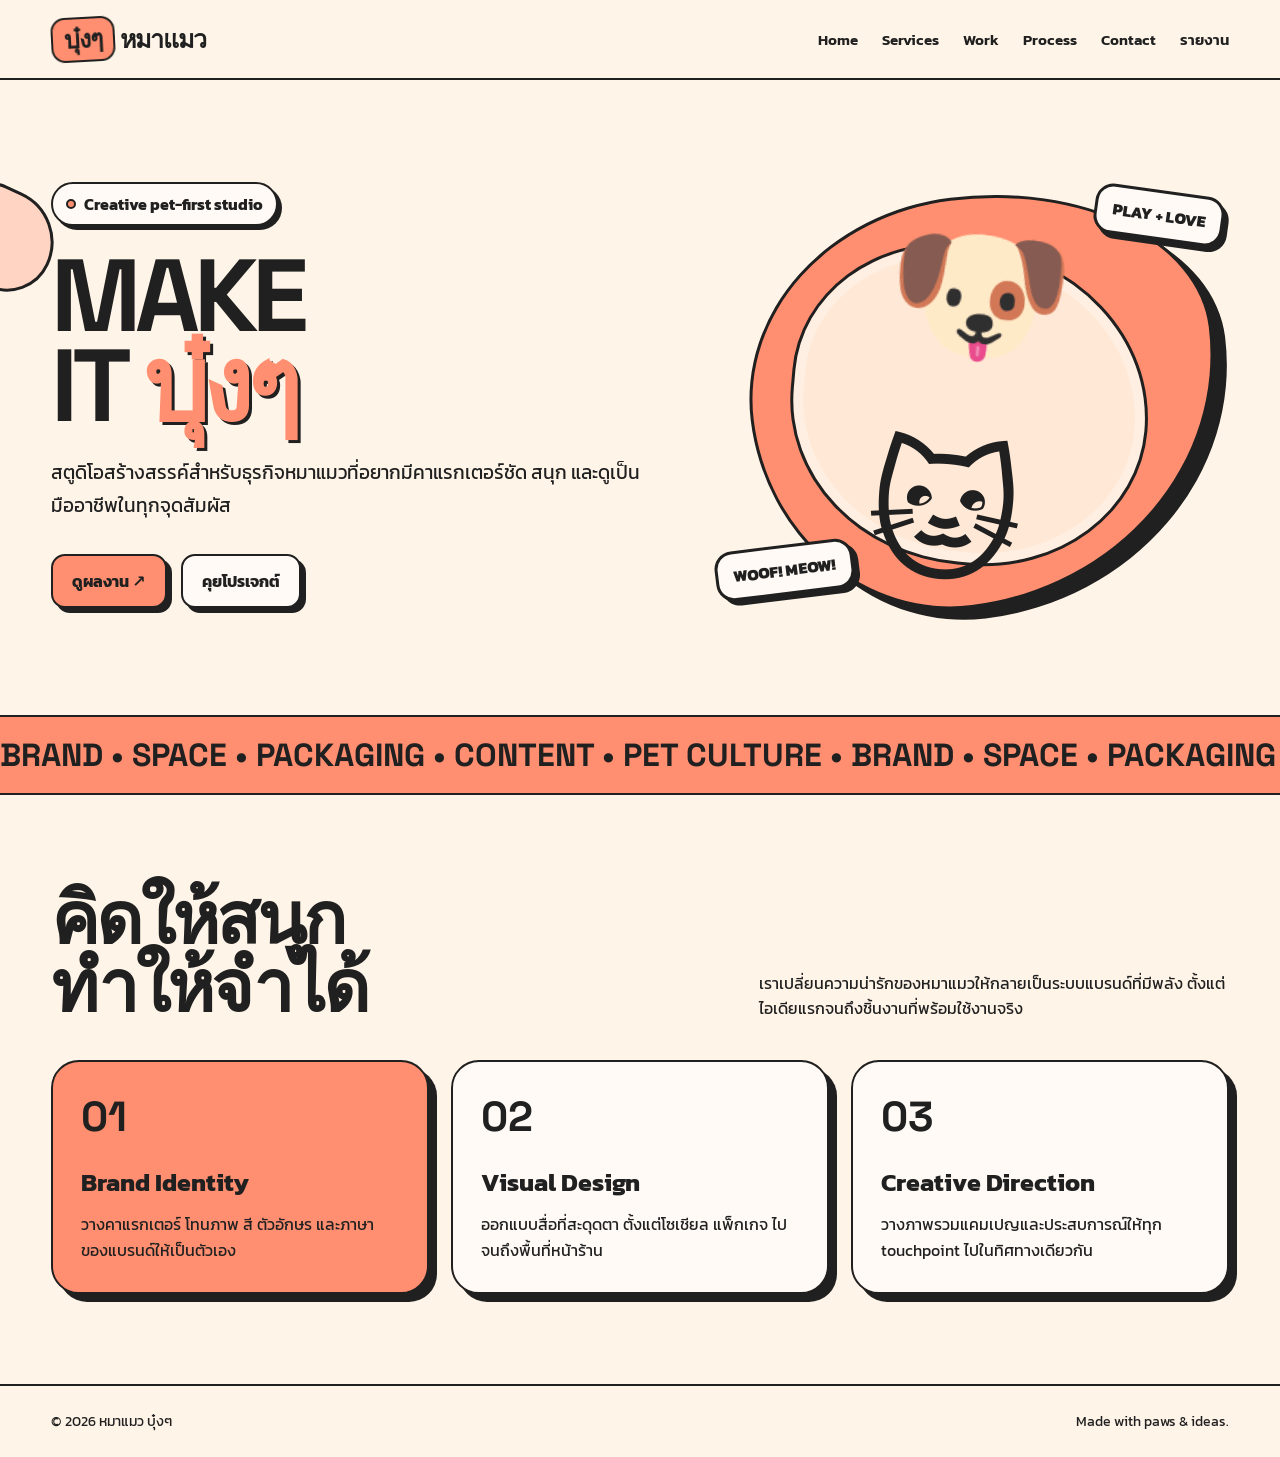
<file: bung-bung-site/index.html>
<!doctype html>
<html lang="th"><head><meta charset="utf-8"><meta name="viewport" content="width=device-width,initial-scale=1"><title>หมาแมว บุ๋งๆ — Creative Pet Studio</title><link rel="stylesheet" href="style.css"></head><body>
<header class="nav"><div class="wrap navin"><a class="brand" href="index.html"><span>บุ๋งๆ</span> หมาแมว</a><nav class="links"><a href="index.html">Home</a><a href="services.html">Services</a><a href="work.html">Work</a><a href="process.html">Process</a><a href="contact.html">Contact</a><a href="อาจาร.html">รายงาน</a></nav><button class="menu" onclick="document.querySelector('.links').style.display=document.querySelector('.links').style.display==='flex'?'none':'flex'">☰</button></div></header>
<main><section class="hero"><div class="shape a"></div><div class="wrap hero-grid"><div><div class="eyebrow"><span class="dot"></span> Creative pet-first studio</div><h1>MAKE<br>IT <em>บุ๋งๆ</em></h1><p>สตูดิโอสร้างสรรค์สำหรับธุรกิจหมาแมวที่อยากมีคาแรกเตอร์ชัด สนุก และดูเป็นมืออาชีพในทุกจุดสัมผัส</p><div class="btns"><a class="btn" href="work.html">ดูผลงาน ↗</a><a class="btn alt" href="contact.html">คุยโปรเจกต์</a></div></div><div class="visual"><div class="blob"></div><div class="pet">🐶<br>🐱</div><div class="sticker s1">PLAY + LOVE</div><div class="sticker s2">WOOF! MEOW!</div></div></div></section>
<div class="marquee"><div class="track">BRAND • SPACE • PACKAGING • CONTENT • PET CULTURE • BRAND • SPACE • PACKAGING • CONTENT • PET CULTURE • </div></div>
<section class="section"><div class="wrap"><div class="section-head"><h2>คิดให้สนุก<br>ทำให้จำได้</h2><p>เราเปลี่ยนความน่ารักของหมาแมวให้กลายเป็นระบบแบรนด์ที่มีพลัง ตั้งแต่ไอเดียแรกจนถึงชิ้นงานที่พร้อมใช้งานจริง</p></div><div class="cards"><article class="card peach"><div class="num">01</div><h3>Brand Identity</h3><p>วางคาแรกเตอร์ โทนภาพ สี ตัวอักษร และภาษาของแบรนด์ให้เป็นตัวเอง</p></article><article class="card"><div class="num">02</div><h3>Visual Design</h3><p>ออกแบบสื่อที่สะดุดตา ตั้งแต่โซเชียล แพ็กเกจ ไปจนถึงพื้นที่หน้าร้าน</p></article><article class="card"><div class="num">03</div><h3>Creative Direction</h3><p>วางภาพรวมแคมเปญและประสบการณ์ให้ทุก touchpoint ไปในทิศทางเดียวกัน</p></article></div></div></section></main>
<footer class="footer"><div class="wrap footerin"><span>© 2026 หมาแมว บุ๋งๆ</span><span>Made with paws &amp; ideas.</span></div></footer>
</body></html>
</file>
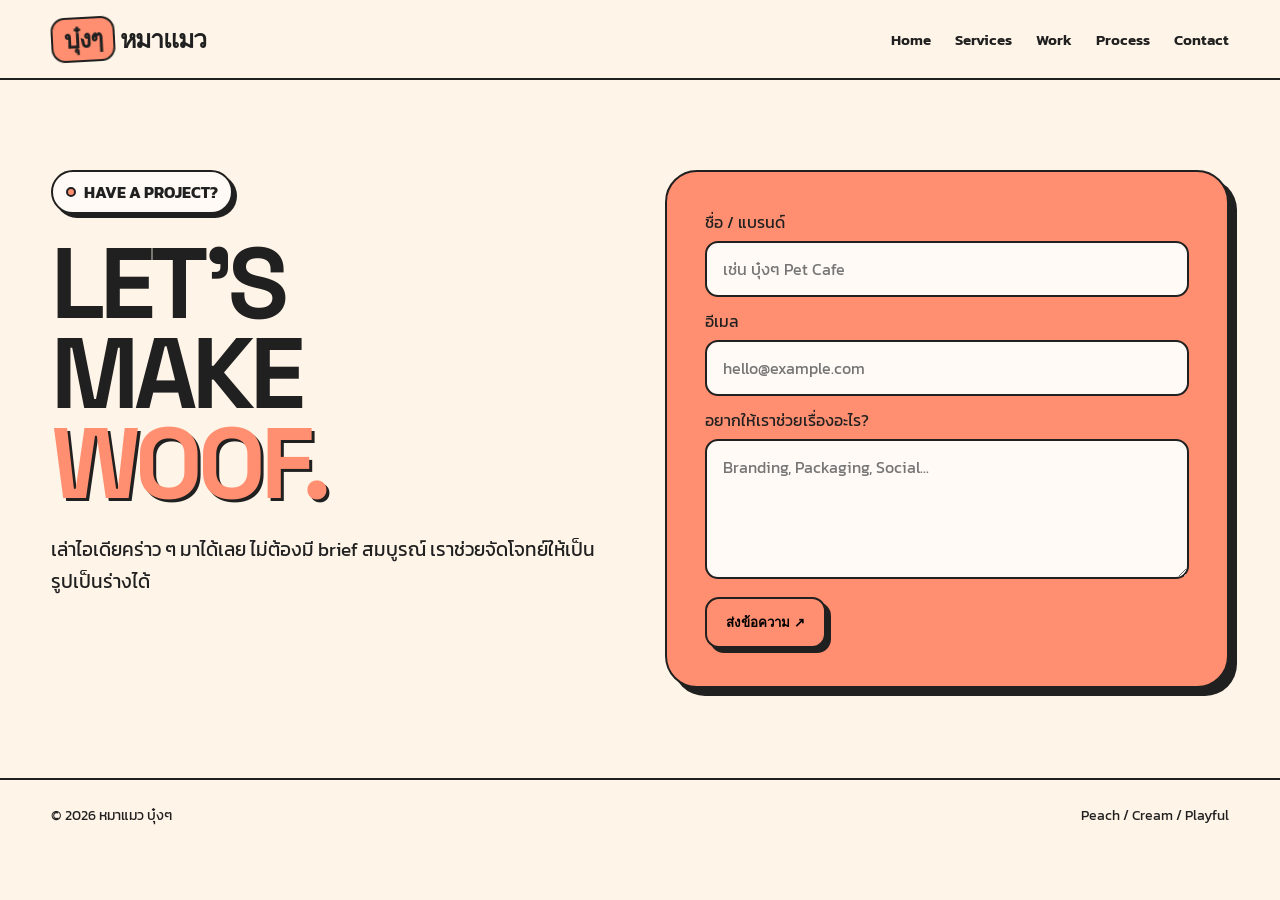
<file: bung-bung-site/contact.html>
<!doctype html><html lang="th"><head><meta charset="utf-8"><meta name="viewport" content="width=device-width,initial-scale=1"><title>Contact — หมาแมว บุ๋งๆ</title><link rel="stylesheet" href="style.css"></head><body><header class="nav"><div class="wrap navin"><a class="brand" href="index.html"><span>บุ๋งๆ</span> หมาแมว</a><nav class="links"><a href="index.html">Home</a><a href="services.html">Services</a><a href="work.html">Work</a><a href="process.html">Process</a><a href="contact.html">Contact</a></nav><button class="menu" onclick="document.querySelector('.links').style.display=document.querySelector('.links').style.display==='flex'?'none':'flex'">☰</button></div></header><main><section class="section"><div class="wrap contact"><div><div class="eyebrow"><span class="dot"></span> HAVE A PROJECT?</div><h1>LET'S<br>MAKE<br><span style="color:var(--peach);text-shadow:3px 3px 0 var(--ink)">WOOF.</span></h1><p style="font-size:19px;line-height:1.7">เล่าไอเดียคร่าว ๆ มาได้เลย ไม่ต้องมี brief สมบูรณ์ เราช่วยจัดโจทย์ให้เป็นรูปเป็นร่างได้</p></div><div class="contact-box"><form onsubmit="event.preventDefault();alert('ขอบคุณ! แบบฟอร์มนี้เป็นตัวอย่างสำหรับเว็บไซต์ต้นแบบ')"><label>ชื่อ / แบรนด์</label><input required placeholder="เช่น บุ๋งๆ Pet Cafe"><label>อีเมล</label><input type="email" required placeholder="hello@example.com"><label>อยากให้เราช่วยเรื่องอะไร?</label><textarea required placeholder="Branding, Packaging, Social..."></textarea><button class="btn" type="submit">ส่งข้อความ ↗</button></form></div></div></section></main><footer class="footer"><div class="wrap footerin"><span>© 2026 หมาแมว บุ๋งๆ</span><span>Peach / Cream / Playful</span></div></footer></body></html>
</file>
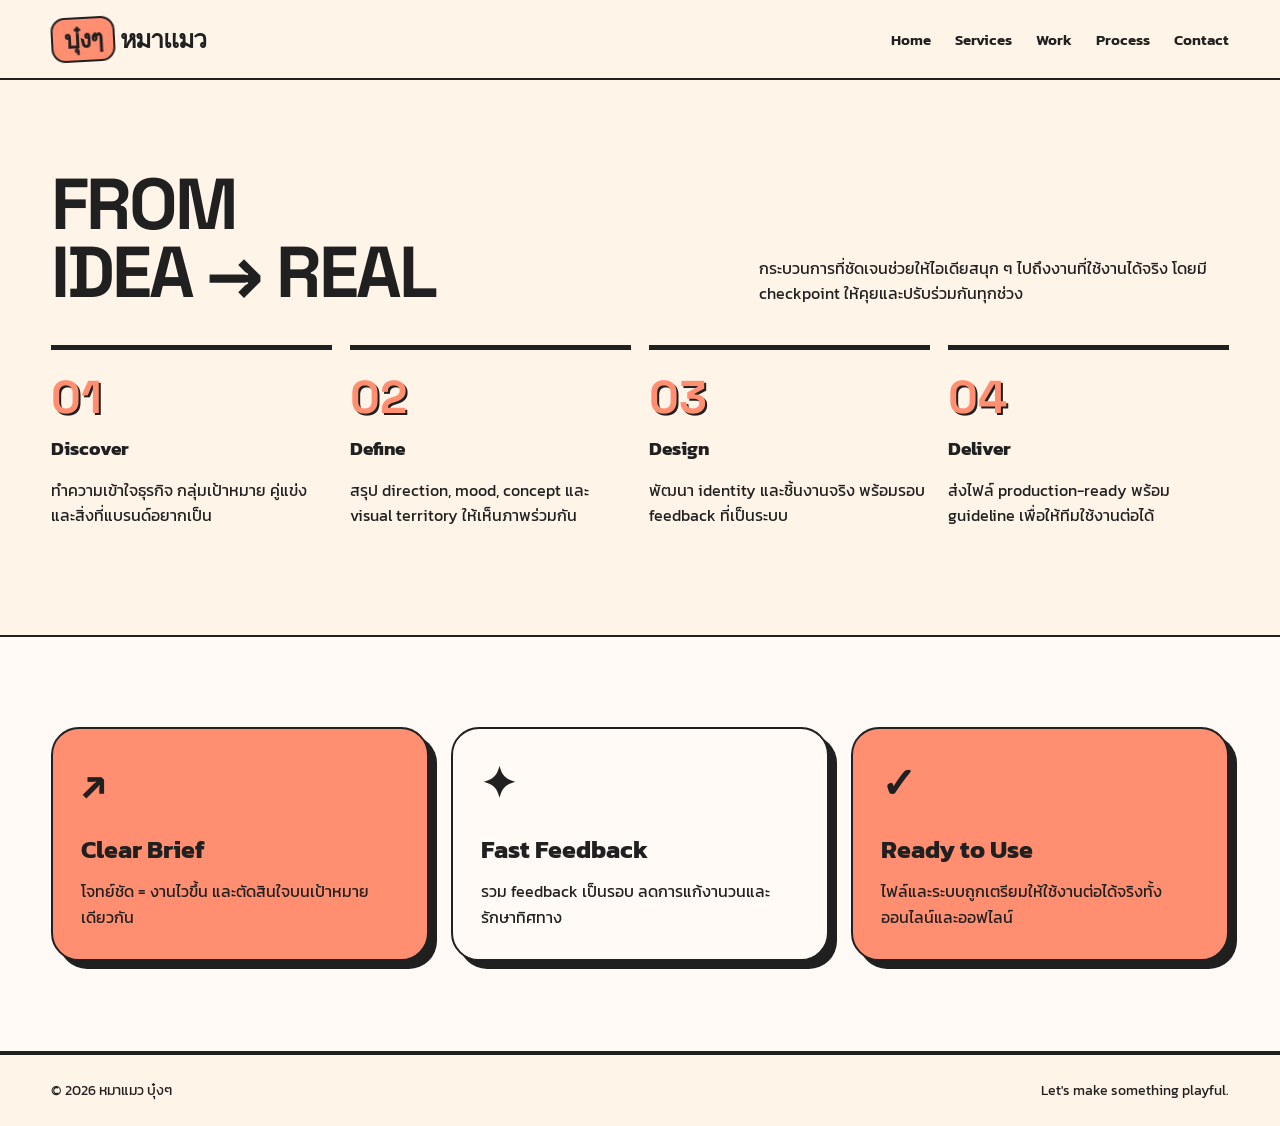
<file: bung-bung-site/process.html>
<!doctype html><html lang="th"><head><meta charset="utf-8"><meta name="viewport" content="width=device-width,initial-scale=1"><title>Process — หมาแมว บุ๋งๆ</title><link rel="stylesheet" href="style.css"></head><body><header class="nav"><div class="wrap navin"><a class="brand" href="index.html"><span>บุ๋งๆ</span> หมาแมว</a><nav class="links"><a href="index.html">Home</a><a href="services.html">Services</a><a href="work.html">Work</a><a href="process.html">Process</a><a href="contact.html">Contact</a></nav><button class="menu" onclick="document.querySelector('.links').style.display=document.querySelector('.links').style.display==='flex'?'none':'flex'">☰</button></div></header><main><section class="section"><div class="wrap"><div class="section-head"><h2>FROM<br>IDEA → REAL</h2><p>กระบวนการที่ชัดเจนช่วยให้ไอเดียสนุก ๆ ไปถึงงานที่ใช้งานได้จริง โดยมี checkpoint ให้คุยและปรับร่วมกันทุกช่วง</p></div><div class="process"><article class="step"><b>01</b><h3>Discover</h3><p>ทำความเข้าใจธุรกิจ กลุ่มเป้าหมาย คู่แข่ง และสิ่งที่แบรนด์อยากเป็น</p></article><article class="step"><b>02</b><h3>Define</h3><p>สรุป direction, mood, concept และ visual territory ให้เห็นภาพร่วมกัน</p></article><article class="step"><b>03</b><h3>Design</h3><p>พัฒนา identity และชิ้นงานจริง พร้อมรอบ feedback ที่เป็นระบบ</p></article><article class="step"><b>04</b><h3>Deliver</h3><p>ส่งไฟล์ production-ready พร้อม guideline เพื่อให้ทีมใช้งานต่อได้</p></article></div></div></section><section class="section altbg"><div class="wrap"><div class="cards"><article class="card peach"><div class="num">↗</div><h3>Clear Brief</h3><p>โจทย์ชัด = งานไวขึ้น และตัดสินใจบนเป้าหมายเดียวกัน</p></article><article class="card"><div class="num">✦</div><h3>Fast Feedback</h3><p>รวม feedback เป็นรอบ ลดการแก้งานวนและรักษาทิศทาง</p></article><article class="card peach"><div class="num">✓</div><h3>Ready to Use</h3><p>ไฟล์และระบบถูกเตรียมให้ใช้งานต่อได้จริงทั้งออนไลน์และออฟไลน์</p></article></div></div></section></main><footer class="footer"><div class="wrap footerin"><span>© 2026 หมาแมว บุ๋งๆ</span><span>Let's make something playful.</span></div></footer></body></html>
</file>
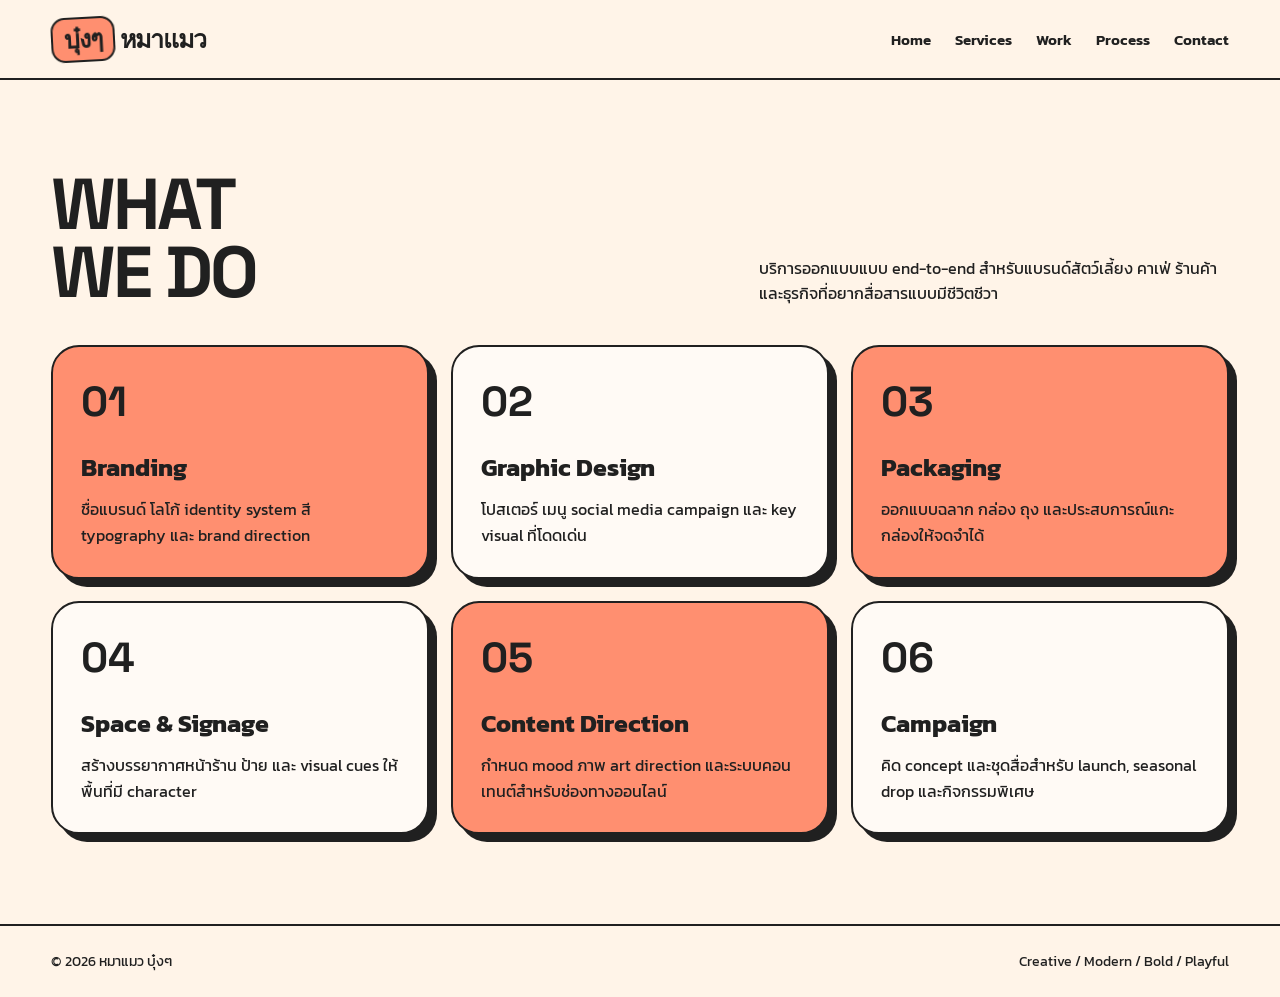
<file: bung-bung-site/services.html>
<!doctype html><html lang="th"><head><meta charset="utf-8"><meta name="viewport" content="width=device-width,initial-scale=1"><title>Services — หมาแมว บุ๋งๆ</title><link rel="stylesheet" href="style.css"></head><body><header class="nav"><div class="wrap navin"><a class="brand" href="index.html"><span>บุ๋งๆ</span> หมาแมว</a><nav class="links"><a href="index.html">Home</a><a href="services.html">Services</a><a href="work.html">Work</a><a href="process.html">Process</a><a href="contact.html">Contact</a></nav><button class="menu" onclick="document.querySelector('.links').style.display=document.querySelector('.links').style.display==='flex'?'none':'flex'">☰</button></div></header><main><section class="section"><div class="wrap"><div class="section-head"><h2>WHAT<br>WE DO</h2><p>บริการออกแบบแบบ end-to-end สำหรับแบรนด์สัตว์เลี้ยง คาเฟ่ ร้านค้า และธุรกิจที่อยากสื่อสารแบบมีชีวิตชีวา</p></div><div class="cards"><article class="card peach"><div class="num">01</div><h3>Branding</h3><p>ชื่อแบรนด์ โลโก้ identity system สี typography และ brand direction</p></article><article class="card"><div class="num">02</div><h3>Graphic Design</h3><p>โปสเตอร์ เมนู social media campaign และ key visual ที่โดดเด่น</p></article><article class="card peach"><div class="num">03</div><h3>Packaging</h3><p>ออกแบบฉลาก กล่อง ถุง และประสบการณ์แกะกล่องให้จดจำได้</p></article><article class="card"><div class="num">04</div><h3>Space &amp; Signage</h3><p>สร้างบรรยากาศหน้าร้าน ป้าย และ visual cues ให้พื้นที่มี character</p></article><article class="card peach"><div class="num">05</div><h3>Content Direction</h3><p>กำหนด mood ภาพ art direction และระบบคอนเทนต์สำหรับช่องทางออนไลน์</p></article><article class="card"><div class="num">06</div><h3>Campaign</h3><p>คิด concept และชุดสื่อสำหรับ launch, seasonal drop และกิจกรรมพิเศษ</p></article></div></div></section></main><footer class="footer"><div class="wrap footerin"><span>© 2026 หมาแมว บุ๋งๆ</span><span>Creative / Modern / Bold / Playful</span></div></footer></body></html>
</file>
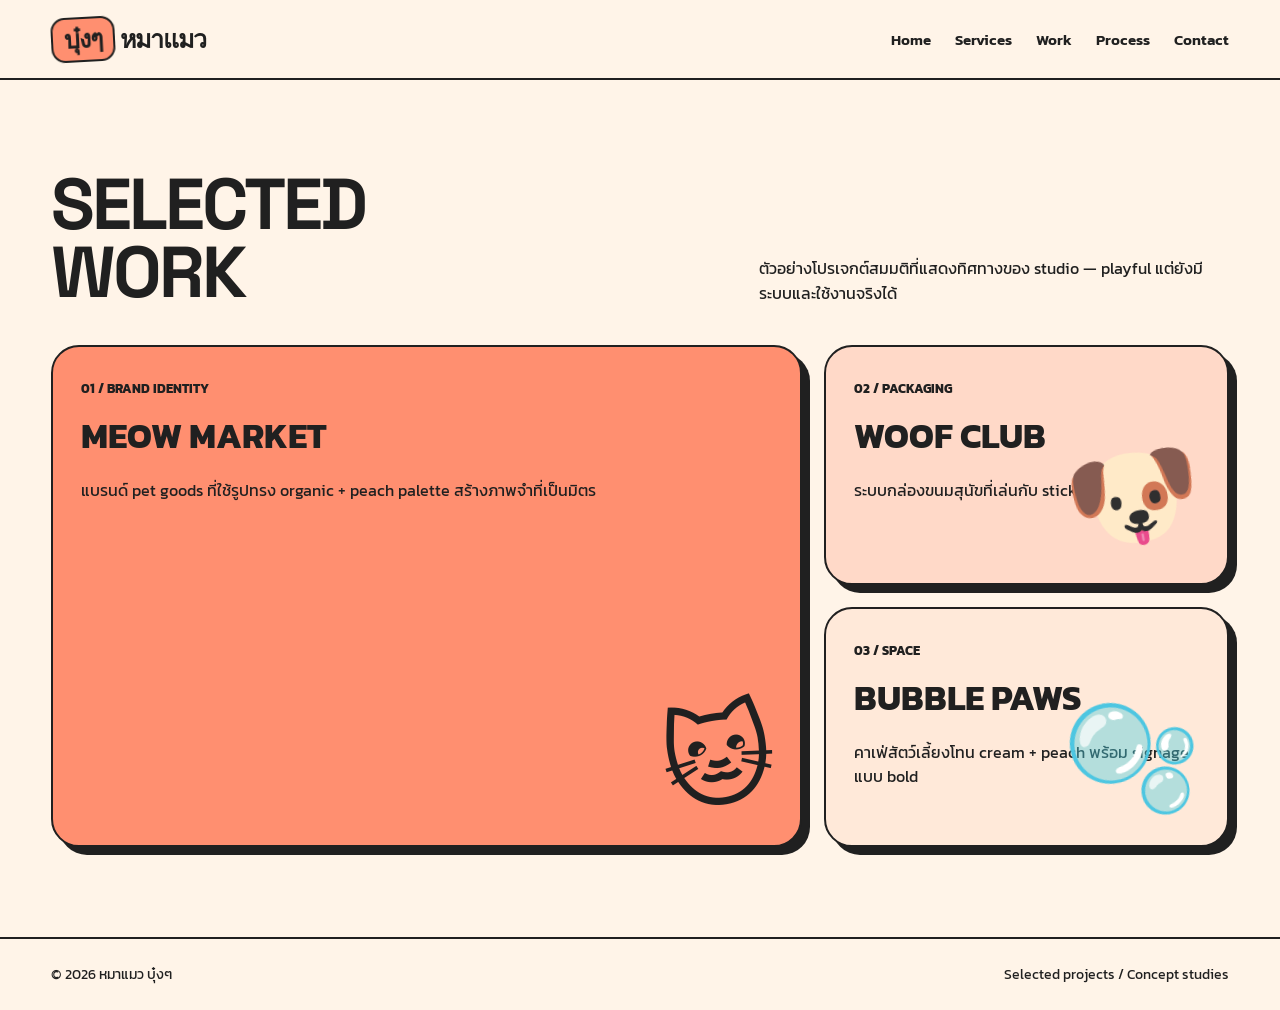
<file: bung-bung-site/work.html>
<!doctype html><html lang="th"><head><meta charset="utf-8"><meta name="viewport" content="width=device-width,initial-scale=1"><title>Work — หมาแมว บุ๋งๆ</title><link rel="stylesheet" href="style.css"></head><body><header class="nav"><div class="wrap navin"><a class="brand" href="index.html"><span>บุ๋งๆ</span> หมาแมว</a><nav class="links"><a href="index.html">Home</a><a href="services.html">Services</a><a href="work.html">Work</a><a href="process.html">Process</a><a href="contact.html">Contact</a></nav><button class="menu" onclick="document.querySelector('.links').style.display=document.querySelector('.links').style.display==='flex'?'none':'flex'">☰</button></div></header><main><section class="section"><div class="wrap"><div class="section-head"><h2>SELECTED<br>WORK</h2><p>ตัวอย่างโปรเจกต์สมมติที่แสดงทิศทางของ studio — playful แต่ยังมีระบบและใช้งานจริงได้</p></div><div class="workgrid"><article class="work big"><small>01 / BRAND IDENTITY</small><h3>MEOW MARKET</h3><p>แบรนด์ pet goods ที่ใช้รูปทรง organic + peach palette สร้างภาพจำที่เป็นมิตร</p><div class="emoji">🐱</div></article><article class="work"><small>02 / PACKAGING</small><h3>WOOF CLUB</h3><p>ระบบกล่องขนมสุนัขที่เล่นกับ sticker language</p><div class="emoji">🐶</div></article><article class="work"><small>03 / SPACE</small><h3>BUBBLE PAWS</h3><p>คาเฟ่สัตว์เลี้ยงโทน cream + peach พร้อม signage แบบ bold</p><div class="emoji">🫧</div></article></div></div></section></main><footer class="footer"><div class="wrap footerin"><span>© 2026 หมาแมว บุ๋งๆ</span><span>Selected projects / Concept studies</span></div></footer></body></html>
</file>
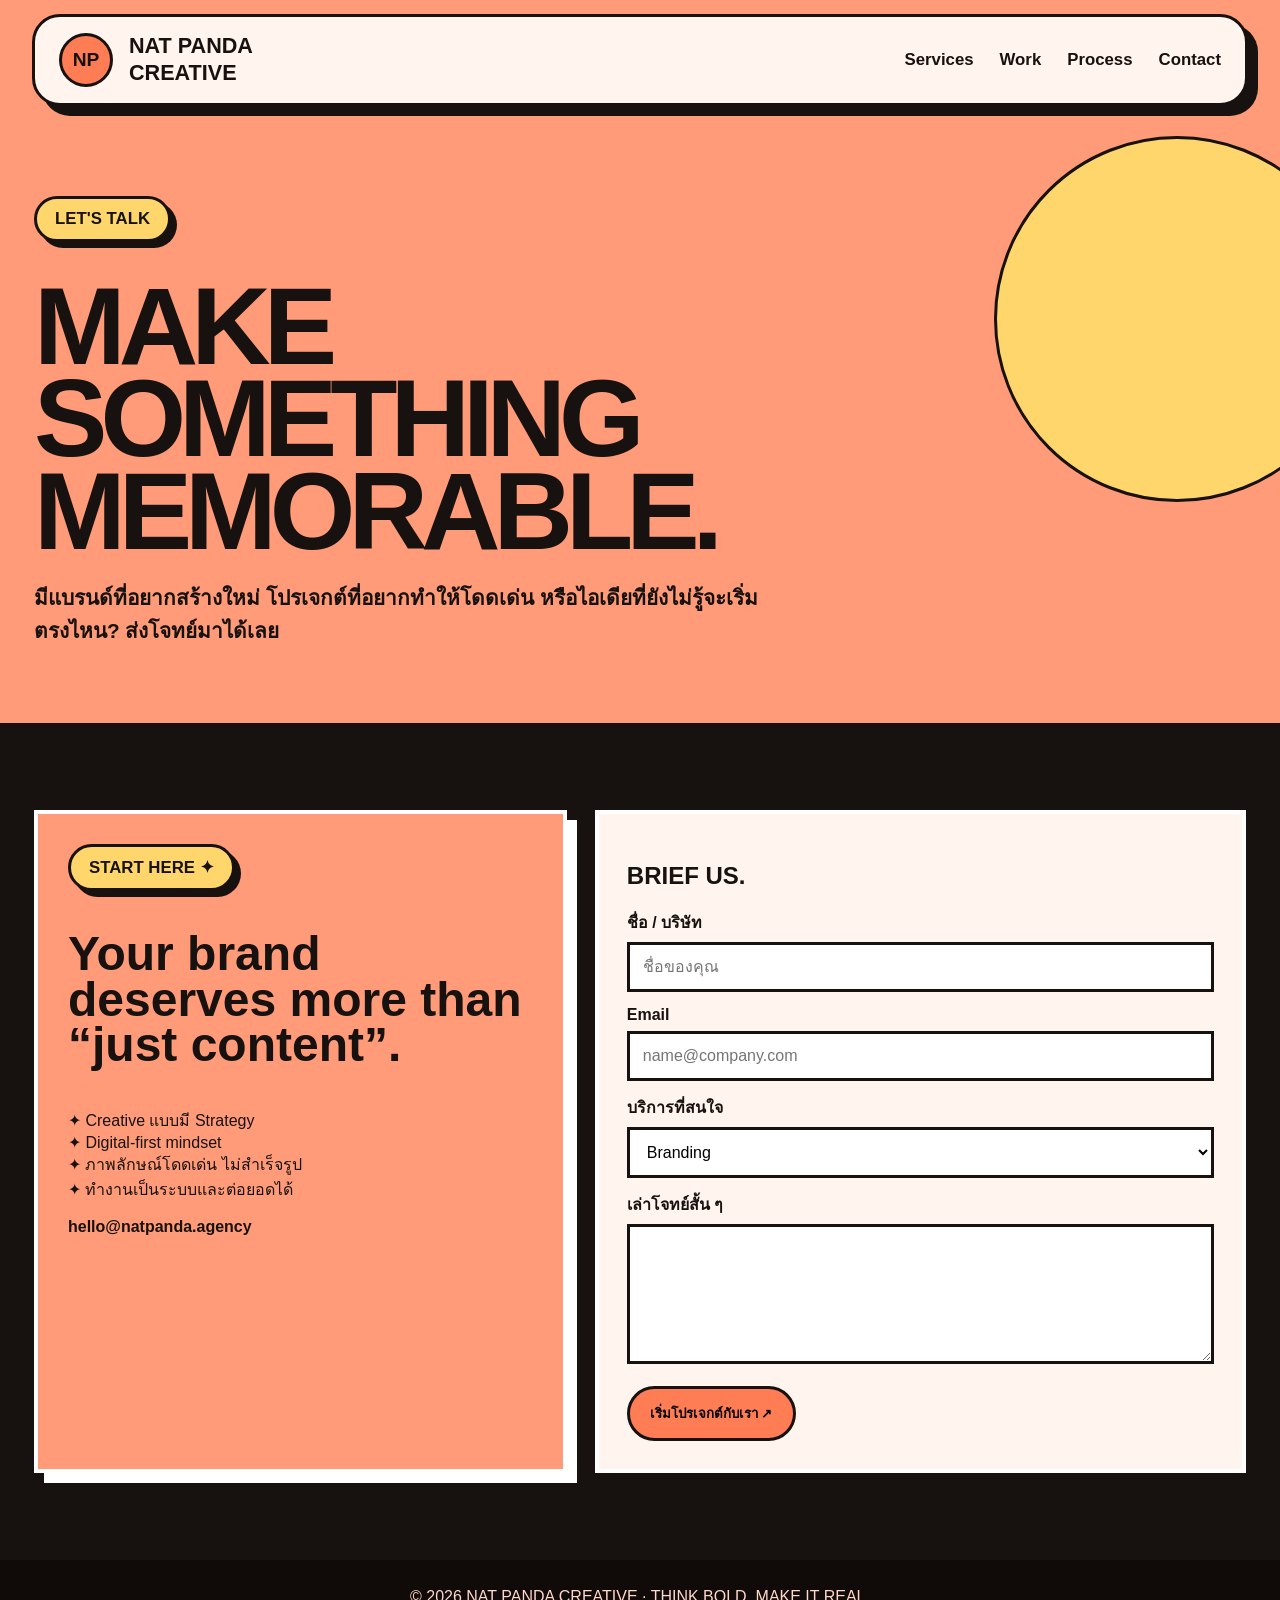
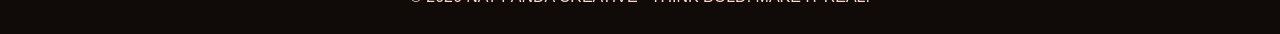
<file: noon/assets/contact.html>
<!DOCTYPE html><html lang="th"><head><meta charset="UTF-8"><meta name="viewport" content="width=device-width,initial-scale=1.0"><title>Contact | Nat Panda Creative</title><style>
:root{--orange:#ff9b78;--orange-deep:#ff7d55;--yellow:#ffd66c;--cream:#fff5ee;--ink:#17120f;--peach:#ffc6af;--white:#fffaf6}
*{box-sizing:border-box}
html{scroll-behavior:smooth}
body{margin:0;font-family:Arial,Helvetica,sans-serif;color:var(--ink);background:var(--orange);overflow-x:hidden}
a{text-decoration:none;color:inherit}
header{padding:14px 32px 0;background:var(--orange);position:sticky;top:0;z-index:50}
.nav{max-width:1500px;margin:auto;background:var(--cream);border:3px solid var(--ink);border-radius:28px;padding:16px 24px;display:flex;align-items:center;justify-content:space-between;box-shadow:10px 10px 0 var(--ink)}
.brand{display:flex;align-items:center;gap:16px;font-size:1.35rem;font-weight:900;line-height:1.25}
.brand-mark{width:54px;height:54px;border-radius:50%;display:grid;place-items:center;background:var(--orange-deep);border:3px solid var(--ink);font-weight:900;font-size:1.2rem}
nav a{font-size:1.05rem;font-weight:900;margin-left:26px}
nav a:hover{color:#d64f31}
.hero{min-height:790px;position:relative;overflow:hidden;padding:92px 34px 70px}
.hero::before{content:"";position:absolute;width:430px;height:430px;border-radius:50%;right:-100px;top:8px;background:var(--yellow);border:3px solid var(--ink)}
.hero::after{content:"";position:absolute;width:300px;height:300px;border-radius:50%;left:-90px;bottom:-35px;background:var(--peach);border:3px solid var(--ink)}
.hero-wrap{width:min(1500px,100%);margin:auto;display:grid;grid-template-columns:1.02fr .98fr;gap:50px;position:relative;z-index:2}
.badge{display:inline-block;background:var(--yellow);border:3px solid var(--ink);border-radius:999px;padding:10px 18px;box-shadow:6px 6px 0 var(--ink);font-weight:900;font-size:1.05rem}
.hero h1,.page-hero h1{margin:38px 0 24px;font-size:clamp(4.8rem,8.6vw,8.9rem);line-height:.84;letter-spacing:-7px;text-transform:uppercase}
.stroke{color:transparent;-webkit-text-stroke:3px var(--ink)}
.hero p,.page-hero p{max-width:750px;font-size:1.3rem;font-weight:700}
.actions{display:flex;gap:14px;flex-wrap:wrap;margin-top:28px}
.btn{display:inline-block;border:3px solid var(--ink);background:var(--ink);color:white;border-radius:999px;padding:14px 22px;font-weight:900;box-shadow:6px 6px 0 rgba(0,0,0,.2)}
.btn.light{background:var(--cream);color:var(--ink)}
.collage{position:relative;min-height:590px}
.photo{position:absolute;border:4px solid var(--ink);box-shadow:12px 12px 0 var(--ink);overflow:hidden;background:white}
.photo img{width:100%;height:100%;object-fit:cover;display:block}
.photo.one{width:72%;height:430px;right:3%;top:20px;transform:rotate(4deg)}
.photo.two{width:48%;height:255px;left:0;bottom:25px;transform:rotate(-8deg)}
.poster{position:absolute;right:-1%;bottom:0;width:250px;background:var(--yellow);border:4px solid var(--ink);box-shadow:10px 10px 0 var(--ink);padding:24px;font-size:1.8rem;line-height:1.05;text-align:center;font-weight:900;transform:rotate(6deg)}
.marquee{background:var(--ink);color:white;border-top:3px solid var(--ink);border-bottom:3px solid var(--ink);padding:16px 0;overflow:hidden;white-space:nowrap;font-size:1.1rem;font-weight:900}
.marquee span{padding-left:2%}
.page-hero{min-height:560px;padding:90px 34px 55px;position:relative;overflow:hidden}
.page-hero .wrap{max-width:1500px;margin:auto;position:relative;z-index:2}
.page-hero::before{content:"";position:absolute;width:360px;height:360px;border-radius:50%;right:-80px;top:30px;background:var(--yellow);border:3px solid var(--ink)}
.page-hero.alt{background:var(--yellow)}
.page-hero.dark{background:var(--ink);color:white}
.page-hero.dark::before{background:var(--orange)}
.section{padding:84px 34px;border-top:3px solid var(--ink)}
.wrap{max-width:1500px;margin:auto}
.section-head{display:grid;grid-template-columns:1fr .75fr;align-items:end;gap:36px;margin-bottom:36px}
.section-head h2{margin:0;font-size:clamp(3.4rem,6vw,6.5rem);line-height:.9;letter-spacing:-5px;text-transform:uppercase}
.section-head p{font-size:1.08rem;font-weight:700}
.service-grid{display:grid;grid-template-columns:repeat(3,1fr);gap:22px}
.service{min-height:310px;border:3px solid var(--ink);border-radius:28px;padding:26px;box-shadow:8px 8px 0 var(--ink)}
.service:nth-child(1),.service:nth-child(5){background:var(--yellow)}
.service:nth-child(2),.service:nth-child(6){background:var(--cream)}
.service:nth-child(3),.service:nth-child(4){background:var(--peach)}
.service .num{font-size:1rem;font-weight:900}
.service h3{font-size:2.05rem;line-height:1;margin:52px 0 14px}
.service p{font-weight:700;font-size:1.05rem}
.work-grid{display:grid;grid-template-columns:1.15fr .85fr;gap:22px}
.project{position:relative;min-height:500px;border:4px solid var(--ink);overflow:hidden;box-shadow:10px 10px 0 var(--ink);background:white}
.project img{position:absolute;inset:0;width:100%;height:100%;object-fit:cover}
.project::after{content:"";position:absolute;inset:0;background:linear-gradient(0deg,rgba(0,0,0,.75),rgba(0,0,0,.03) 58%)}
.project-info{position:absolute;z-index:2;left:28px;right:28px;bottom:26px;color:white}
.tag{display:inline-block;background:var(--orange-deep);border:2px solid var(--ink);color:var(--ink);border-radius:999px;padding:8px 12px;font-weight:900}
.project-info h3{font-size:2.3rem;max-width:580px;line-height:1.05;margin:14px 0 0}
.project.wide{grid-column:1/-1;min-height:560px}
.process-grid{display:grid;grid-template-columns:repeat(4,1fr);border:3px solid var(--ink);box-shadow:10px 10px 0 var(--ink)}
.step{min-height:330px;padding:28px;background:var(--cream);border-right:3px solid var(--ink)}
.step:last-child{border-right:0}
.step .n{font-size:4.5rem;color:var(--orange-deep);font-weight:900}
.step h3{font-size:1.9rem;margin:10px 0}
.step p{font-weight:700}
.team-photo{min-height:520px;position:relative;border:4px solid var(--ink);box-shadow:10px 10px 0 var(--ink);overflow:hidden}
.team-photo img{width:100%;height:100%;position:absolute;object-fit:cover}
.team-card{position:absolute;left:35px;bottom:35px;z-index:2;max-width:430px;background:var(--yellow);border:3px solid var(--ink);padding:24px;box-shadow:8px 8px 0 var(--ink)}
.team-card h3{font-size:2.4rem;margin:0 0 10px;line-height:.95}
.contact-section{background:var(--ink);color:white}
.contact-grid{display:grid;grid-template-columns:.9fr 1.1fr;gap:28px}
.contact-card{background:var(--orange);color:var(--ink);border:4px solid white;padding:30px;box-shadow:10px 10px 0 white}
.contact-card h2{font-size:3rem;line-height:.95}
.form{background:var(--cream);color:var(--ink);border:4px solid white;padding:28px}
label{display:block;font-weight:900;margin-top:14px}
input,select,textarea{width:100%;margin-top:7px;padding:13px;border:3px solid var(--ink);font:inherit;background:white}
button{margin-top:18px;background:var(--orange-deep);border:3px solid var(--ink);padding:14px 20px;border-radius:999px;font-weight:900;cursor:pointer}
footer{background:#100a08;color:#ffd8ca;text-align:center;padding:28px;border-top:3px solid var(--ink)}
@media(max-width:980px){.hero-wrap,.section-head,.contact-grid{grid-template-columns:1fr}.service-grid{grid-template-columns:1fr 1fr}.work-grid{grid-template-columns:1fr}.project.wide{grid-column:auto}.process-grid{grid-template-columns:1fr 1fr}.hero h1,.page-hero h1{letter-spacing:-4px}}
@media(max-width:680px){header{padding:10px}.nav{padding:10px 14px}nav{display:none}.service-grid,.process-grid{grid-template-columns:1fr}.step{border-right:0;border-bottom:3px solid var(--ink)}.step:last-child{border-bottom:0}.hero h1,.page-hero h1{font-size:4rem;letter-spacing:-3px}.collage{min-height:450px}}
</style></head><body>
<header><div class="nav">
<a class="brand" href="index.html"><span class="brand-mark">NP</span><span>NAT PANDA<br>CREATIVE</span></a>
<nav><a href="services.html">Services</a><a href="work.html">Work</a><a href="process.html">Process</a><a href="contact.html">Contact</a></nav>
</div></header>

<section class="page-hero"><div class="wrap"><span class="badge">LET'S TALK</span><h1>MAKE<br>SOMETHING<br>MEMORABLE.</h1><p>มีแบรนด์ที่อยากสร้างใหม่ โปรเจกต์ที่อยากทำให้โดดเด่น หรือไอเดียที่ยังไม่รู้จะเริ่มตรงไหน? ส่งโจทย์มาได้เลย</p></div></section>
<section class="section contact-section"><div class="wrap"><div class="contact-grid">
<div class="contact-card"><span class="badge">START HERE ✦</span><h2>Your brand deserves more than “just content”.</h2><p>✦ Creative แบบมี Strategy<br>✦ Digital-first mindset<br>✦ ภาพลักษณ์โดดเด่น ไม่สำเร็จรูป<br>✦ ทำงานเป็นระบบและต่อยอดได้</p><p><b>hello@natpanda.agency</b></p></div>
<form class="form" onsubmit="event.preventDefault();alert('รับ Brief แล้ว!')"><h2>BRIEF US.</h2>
<label>ชื่อ / บริษัท</label><input required placeholder="ชื่อของคุณ">
<label>Email</label><input required type="email" placeholder="name@company.com">
<label>บริการที่สนใจ</label><select><option>Branding</option><option>Content Creation</option><option>Digital Marketing</option><option>Creative Design</option><option>Campaign Creative</option></select>
<label>เล่าโจทย์สั้น ๆ</label><textarea rows="6"></textarea><button>เริ่มโปรเจกต์กับเรา ↗</button></form>
</div></div></section>
<footer>© 2026 NAT PANDA CREATIVE · THINK BOLD. MAKE IT REAL.</footer></body></html>
</file>
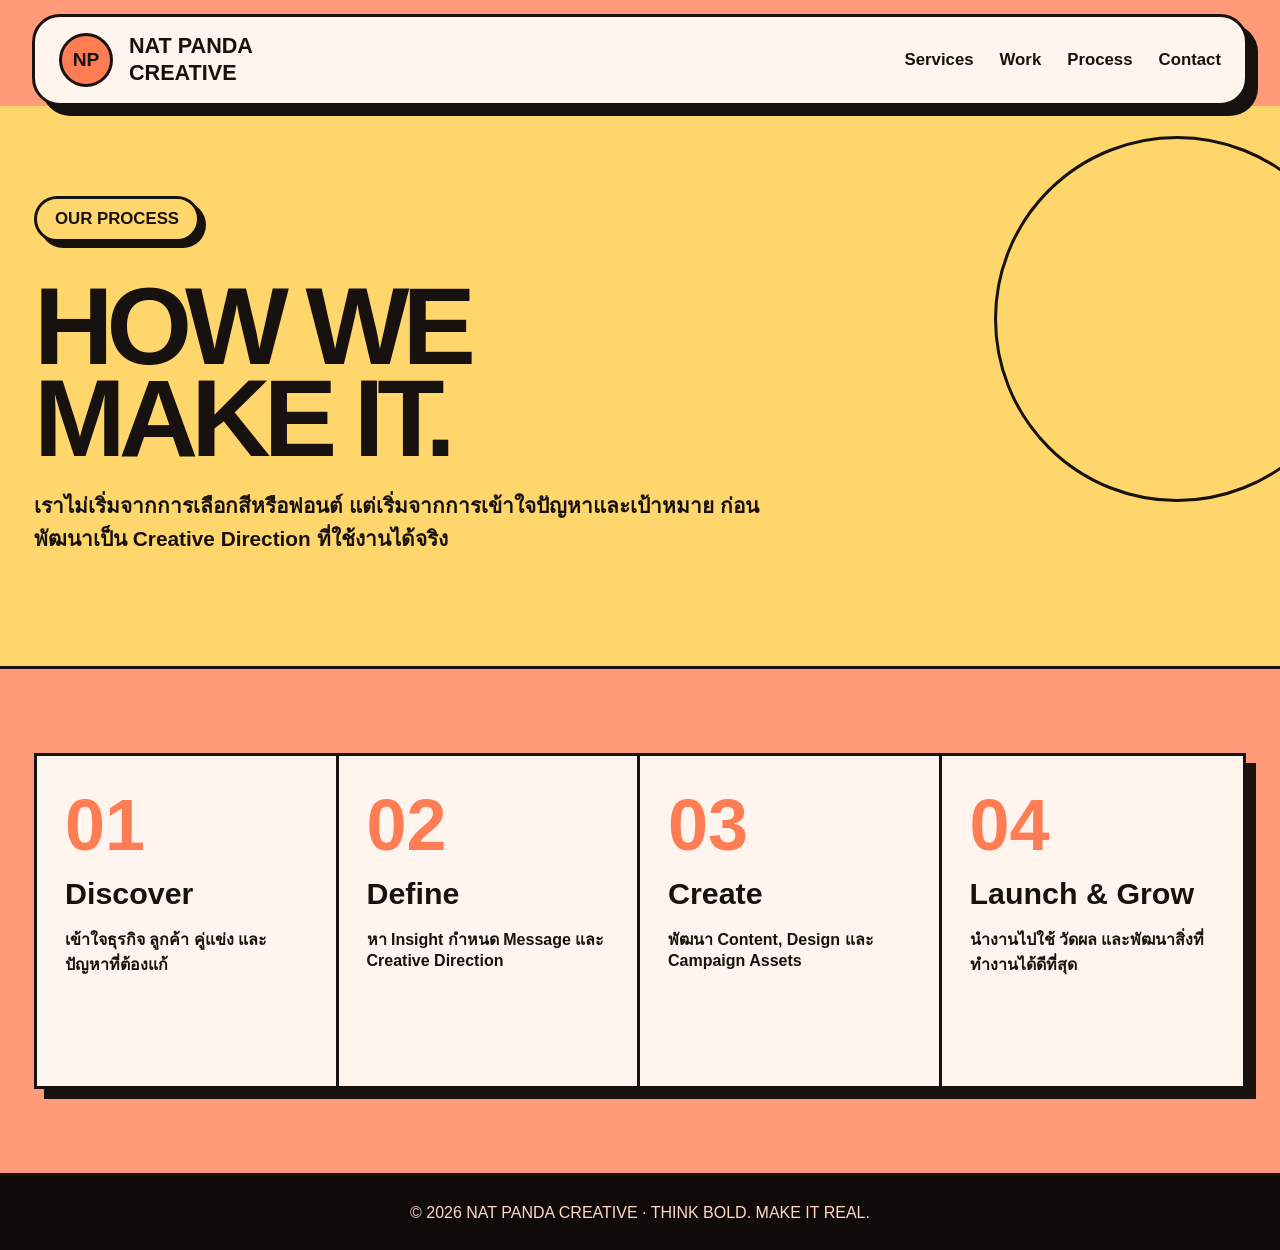
<file: noon/assets/process.html>
<!DOCTYPE html><html lang="th"><head><meta charset="UTF-8"><meta name="viewport" content="width=device-width,initial-scale=1.0"><title>Process | Nat Panda Creative</title><style>
:root{--orange:#ff9b78;--orange-deep:#ff7d55;--yellow:#ffd66c;--cream:#fff5ee;--ink:#17120f;--peach:#ffc6af;--white:#fffaf6}
*{box-sizing:border-box}
html{scroll-behavior:smooth}
body{margin:0;font-family:Arial,Helvetica,sans-serif;color:var(--ink);background:var(--orange);overflow-x:hidden}
a{text-decoration:none;color:inherit}
header{padding:14px 32px 0;background:var(--orange);position:sticky;top:0;z-index:50}
.nav{max-width:1500px;margin:auto;background:var(--cream);border:3px solid var(--ink);border-radius:28px;padding:16px 24px;display:flex;align-items:center;justify-content:space-between;box-shadow:10px 10px 0 var(--ink)}
.brand{display:flex;align-items:center;gap:16px;font-size:1.35rem;font-weight:900;line-height:1.25}
.brand-mark{width:54px;height:54px;border-radius:50%;display:grid;place-items:center;background:var(--orange-deep);border:3px solid var(--ink);font-weight:900;font-size:1.2rem}
nav a{font-size:1.05rem;font-weight:900;margin-left:26px}
nav a:hover{color:#d64f31}
.hero{min-height:790px;position:relative;overflow:hidden;padding:92px 34px 70px}
.hero::before{content:"";position:absolute;width:430px;height:430px;border-radius:50%;right:-100px;top:8px;background:var(--yellow);border:3px solid var(--ink)}
.hero::after{content:"";position:absolute;width:300px;height:300px;border-radius:50%;left:-90px;bottom:-35px;background:var(--peach);border:3px solid var(--ink)}
.hero-wrap{width:min(1500px,100%);margin:auto;display:grid;grid-template-columns:1.02fr .98fr;gap:50px;position:relative;z-index:2}
.badge{display:inline-block;background:var(--yellow);border:3px solid var(--ink);border-radius:999px;padding:10px 18px;box-shadow:6px 6px 0 var(--ink);font-weight:900;font-size:1.05rem}
.hero h1,.page-hero h1{margin:38px 0 24px;font-size:clamp(4.8rem,8.6vw,8.9rem);line-height:.84;letter-spacing:-7px;text-transform:uppercase}
.stroke{color:transparent;-webkit-text-stroke:3px var(--ink)}
.hero p,.page-hero p{max-width:750px;font-size:1.3rem;font-weight:700}
.actions{display:flex;gap:14px;flex-wrap:wrap;margin-top:28px}
.btn{display:inline-block;border:3px solid var(--ink);background:var(--ink);color:white;border-radius:999px;padding:14px 22px;font-weight:900;box-shadow:6px 6px 0 rgba(0,0,0,.2)}
.btn.light{background:var(--cream);color:var(--ink)}
.collage{position:relative;min-height:590px}
.photo{position:absolute;border:4px solid var(--ink);box-shadow:12px 12px 0 var(--ink);overflow:hidden;background:white}
.photo img{width:100%;height:100%;object-fit:cover;display:block}
.photo.one{width:72%;height:430px;right:3%;top:20px;transform:rotate(4deg)}
.photo.two{width:48%;height:255px;left:0;bottom:25px;transform:rotate(-8deg)}
.poster{position:absolute;right:-1%;bottom:0;width:250px;background:var(--yellow);border:4px solid var(--ink);box-shadow:10px 10px 0 var(--ink);padding:24px;font-size:1.8rem;line-height:1.05;text-align:center;font-weight:900;transform:rotate(6deg)}
.marquee{background:var(--ink);color:white;border-top:3px solid var(--ink);border-bottom:3px solid var(--ink);padding:16px 0;overflow:hidden;white-space:nowrap;font-size:1.1rem;font-weight:900}
.marquee span{padding-left:2%}
.page-hero{min-height:560px;padding:90px 34px 55px;position:relative;overflow:hidden}
.page-hero .wrap{max-width:1500px;margin:auto;position:relative;z-index:2}
.page-hero::before{content:"";position:absolute;width:360px;height:360px;border-radius:50%;right:-80px;top:30px;background:var(--yellow);border:3px solid var(--ink)}
.page-hero.alt{background:var(--yellow)}
.page-hero.dark{background:var(--ink);color:white}
.page-hero.dark::before{background:var(--orange)}
.section{padding:84px 34px;border-top:3px solid var(--ink)}
.wrap{max-width:1500px;margin:auto}
.section-head{display:grid;grid-template-columns:1fr .75fr;align-items:end;gap:36px;margin-bottom:36px}
.section-head h2{margin:0;font-size:clamp(3.4rem,6vw,6.5rem);line-height:.9;letter-spacing:-5px;text-transform:uppercase}
.section-head p{font-size:1.08rem;font-weight:700}
.service-grid{display:grid;grid-template-columns:repeat(3,1fr);gap:22px}
.service{min-height:310px;border:3px solid var(--ink);border-radius:28px;padding:26px;box-shadow:8px 8px 0 var(--ink)}
.service:nth-child(1),.service:nth-child(5){background:var(--yellow)}
.service:nth-child(2),.service:nth-child(6){background:var(--cream)}
.service:nth-child(3),.service:nth-child(4){background:var(--peach)}
.service .num{font-size:1rem;font-weight:900}
.service h3{font-size:2.05rem;line-height:1;margin:52px 0 14px}
.service p{font-weight:700;font-size:1.05rem}
.work-grid{display:grid;grid-template-columns:1.15fr .85fr;gap:22px}
.project{position:relative;min-height:500px;border:4px solid var(--ink);overflow:hidden;box-shadow:10px 10px 0 var(--ink);background:white}
.project img{position:absolute;inset:0;width:100%;height:100%;object-fit:cover}
.project::after{content:"";position:absolute;inset:0;background:linear-gradient(0deg,rgba(0,0,0,.75),rgba(0,0,0,.03) 58%)}
.project-info{position:absolute;z-index:2;left:28px;right:28px;bottom:26px;color:white}
.tag{display:inline-block;background:var(--orange-deep);border:2px solid var(--ink);color:var(--ink);border-radius:999px;padding:8px 12px;font-weight:900}
.project-info h3{font-size:2.3rem;max-width:580px;line-height:1.05;margin:14px 0 0}
.project.wide{grid-column:1/-1;min-height:560px}
.process-grid{display:grid;grid-template-columns:repeat(4,1fr);border:3px solid var(--ink);box-shadow:10px 10px 0 var(--ink)}
.step{min-height:330px;padding:28px;background:var(--cream);border-right:3px solid var(--ink)}
.step:last-child{border-right:0}
.step .n{font-size:4.5rem;color:var(--orange-deep);font-weight:900}
.step h3{font-size:1.9rem;margin:10px 0}
.step p{font-weight:700}
.team-photo{min-height:520px;position:relative;border:4px solid var(--ink);box-shadow:10px 10px 0 var(--ink);overflow:hidden}
.team-photo img{width:100%;height:100%;position:absolute;object-fit:cover}
.team-card{position:absolute;left:35px;bottom:35px;z-index:2;max-width:430px;background:var(--yellow);border:3px solid var(--ink);padding:24px;box-shadow:8px 8px 0 var(--ink)}
.team-card h3{font-size:2.4rem;margin:0 0 10px;line-height:.95}
.contact-section{background:var(--ink);color:white}
.contact-grid{display:grid;grid-template-columns:.9fr 1.1fr;gap:28px}
.contact-card{background:var(--orange);color:var(--ink);border:4px solid white;padding:30px;box-shadow:10px 10px 0 white}
.contact-card h2{font-size:3rem;line-height:.95}
.form{background:var(--cream);color:var(--ink);border:4px solid white;padding:28px}
label{display:block;font-weight:900;margin-top:14px}
input,select,textarea{width:100%;margin-top:7px;padding:13px;border:3px solid var(--ink);font:inherit;background:white}
button{margin-top:18px;background:var(--orange-deep);border:3px solid var(--ink);padding:14px 20px;border-radius:999px;font-weight:900;cursor:pointer}
footer{background:#100a08;color:#ffd8ca;text-align:center;padding:28px;border-top:3px solid var(--ink)}
@media(max-width:980px){.hero-wrap,.section-head,.contact-grid{grid-template-columns:1fr}.service-grid{grid-template-columns:1fr 1fr}.work-grid{grid-template-columns:1fr}.project.wide{grid-column:auto}.process-grid{grid-template-columns:1fr 1fr}.hero h1,.page-hero h1{letter-spacing:-4px}}
@media(max-width:680px){header{padding:10px}.nav{padding:10px 14px}nav{display:none}.service-grid,.process-grid{grid-template-columns:1fr}.step{border-right:0;border-bottom:3px solid var(--ink)}.step:last-child{border-bottom:0}.hero h1,.page-hero h1{font-size:4rem;letter-spacing:-3px}.collage{min-height:450px}}
</style></head><body>
<header><div class="nav">
<a class="brand" href="index.html"><span class="brand-mark">NP</span><span>NAT PANDA<br>CREATIVE</span></a>
<nav><a href="services.html">Services</a><a href="work.html">Work</a><a href="process.html">Process</a><a href="contact.html">Contact</a></nav>
</div></header>

<section class="page-hero alt"><div class="wrap"><span class="badge">OUR PROCESS</span><h1>HOW WE<br>MAKE IT.</h1><p>เราไม่เริ่มจากการเลือกสีหรือฟอนต์ แต่เริ่มจากการเข้าใจปัญหาและเป้าหมาย ก่อนพัฒนาเป็น Creative Direction ที่ใช้งานได้จริง</p></div></section>
<section class="section"><div class="wrap"><div class="process-grid">
<div class="step"><div class="n">01</div><h3>Discover</h3><p>เข้าใจธุรกิจ ลูกค้า คู่แข่ง และปัญหาที่ต้องแก้</p></div>
<div class="step"><div class="n">02</div><h3>Define</h3><p>หา Insight กำหนด Message และ Creative Direction</p></div>
<div class="step"><div class="n">03</div><h3>Create</h3><p>พัฒนา Content, Design และ Campaign Assets</p></div>
<div class="step"><div class="n">04</div><h3>Launch & Grow</h3><p>นำงานไปใช้ วัดผล และพัฒนาสิ่งที่ทำงานได้ดีที่สุด</p></div>
</div></div></section>
<footer>© 2026 NAT PANDA CREATIVE · THINK BOLD. MAKE IT REAL.</footer></body></html>
</file>
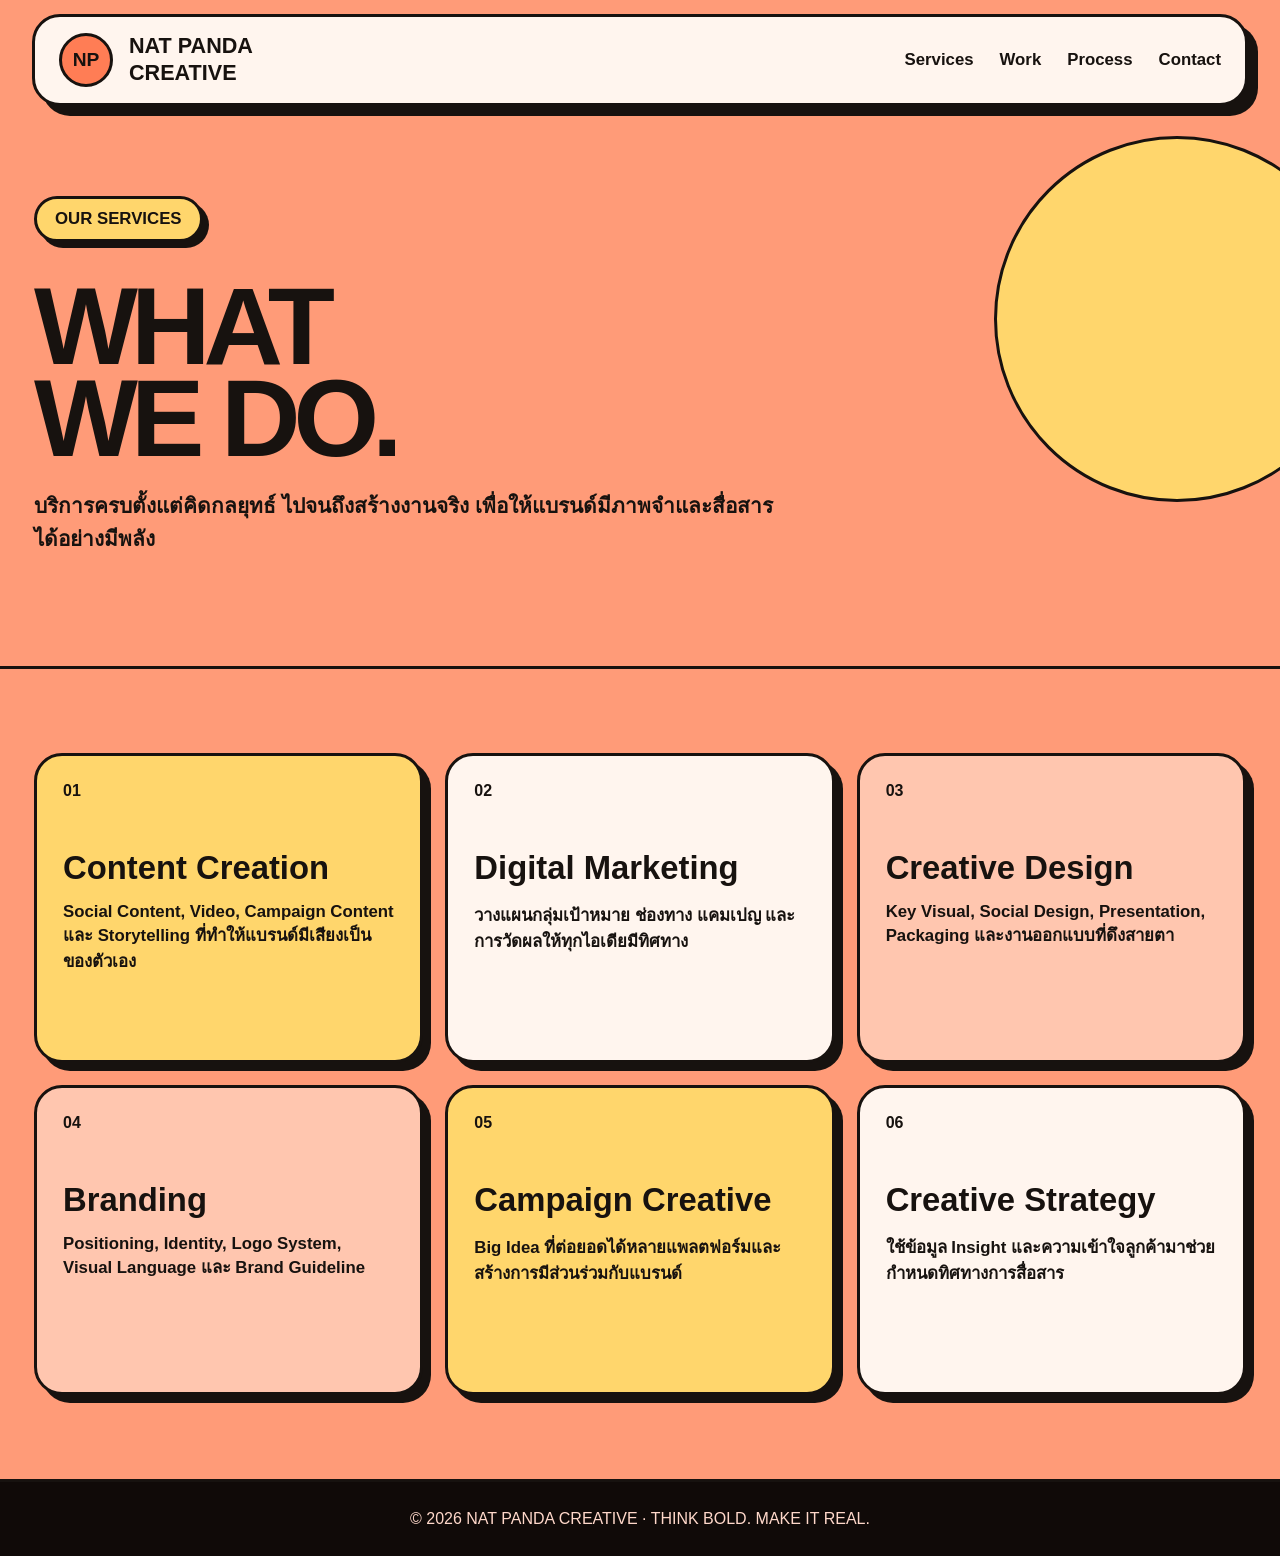
<file: noon/assets/services.html>
<!DOCTYPE html><html lang="th"><head><meta charset="UTF-8"><meta name="viewport" content="width=device-width,initial-scale=1.0"><title>Services | Nat Panda Creative</title><style>
:root{--orange:#ff9b78;--orange-deep:#ff7d55;--yellow:#ffd66c;--cream:#fff5ee;--ink:#17120f;--peach:#ffc6af;--white:#fffaf6}
*{box-sizing:border-box}
html{scroll-behavior:smooth}
body{margin:0;font-family:Arial,Helvetica,sans-serif;color:var(--ink);background:var(--orange);overflow-x:hidden}
a{text-decoration:none;color:inherit}
header{padding:14px 32px 0;background:var(--orange);position:sticky;top:0;z-index:50}
.nav{max-width:1500px;margin:auto;background:var(--cream);border:3px solid var(--ink);border-radius:28px;padding:16px 24px;display:flex;align-items:center;justify-content:space-between;box-shadow:10px 10px 0 var(--ink)}
.brand{display:flex;align-items:center;gap:16px;font-size:1.35rem;font-weight:900;line-height:1.25}
.brand-mark{width:54px;height:54px;border-radius:50%;display:grid;place-items:center;background:var(--orange-deep);border:3px solid var(--ink);font-weight:900;font-size:1.2rem}
nav a{font-size:1.05rem;font-weight:900;margin-left:26px}
nav a:hover{color:#d64f31}
.hero{min-height:790px;position:relative;overflow:hidden;padding:92px 34px 70px}
.hero::before{content:"";position:absolute;width:430px;height:430px;border-radius:50%;right:-100px;top:8px;background:var(--yellow);border:3px solid var(--ink)}
.hero::after{content:"";position:absolute;width:300px;height:300px;border-radius:50%;left:-90px;bottom:-35px;background:var(--peach);border:3px solid var(--ink)}
.hero-wrap{width:min(1500px,100%);margin:auto;display:grid;grid-template-columns:1.02fr .98fr;gap:50px;position:relative;z-index:2}
.badge{display:inline-block;background:var(--yellow);border:3px solid var(--ink);border-radius:999px;padding:10px 18px;box-shadow:6px 6px 0 var(--ink);font-weight:900;font-size:1.05rem}
.hero h1,.page-hero h1{margin:38px 0 24px;font-size:clamp(4.8rem,8.6vw,8.9rem);line-height:.84;letter-spacing:-7px;text-transform:uppercase}
.stroke{color:transparent;-webkit-text-stroke:3px var(--ink)}
.hero p,.page-hero p{max-width:750px;font-size:1.3rem;font-weight:700}
.actions{display:flex;gap:14px;flex-wrap:wrap;margin-top:28px}
.btn{display:inline-block;border:3px solid var(--ink);background:var(--ink);color:white;border-radius:999px;padding:14px 22px;font-weight:900;box-shadow:6px 6px 0 rgba(0,0,0,.2)}
.btn.light{background:var(--cream);color:var(--ink)}
.collage{position:relative;min-height:590px}
.photo{position:absolute;border:4px solid var(--ink);box-shadow:12px 12px 0 var(--ink);overflow:hidden;background:white}
.photo img{width:100%;height:100%;object-fit:cover;display:block}
.photo.one{width:72%;height:430px;right:3%;top:20px;transform:rotate(4deg)}
.photo.two{width:48%;height:255px;left:0;bottom:25px;transform:rotate(-8deg)}
.poster{position:absolute;right:-1%;bottom:0;width:250px;background:var(--yellow);border:4px solid var(--ink);box-shadow:10px 10px 0 var(--ink);padding:24px;font-size:1.8rem;line-height:1.05;text-align:center;font-weight:900;transform:rotate(6deg)}
.marquee{background:var(--ink);color:white;border-top:3px solid var(--ink);border-bottom:3px solid var(--ink);padding:16px 0;overflow:hidden;white-space:nowrap;font-size:1.1rem;font-weight:900}
.marquee span{padding-left:2%}
.page-hero{min-height:560px;padding:90px 34px 55px;position:relative;overflow:hidden}
.page-hero .wrap{max-width:1500px;margin:auto;position:relative;z-index:2}
.page-hero::before{content:"";position:absolute;width:360px;height:360px;border-radius:50%;right:-80px;top:30px;background:var(--yellow);border:3px solid var(--ink)}
.page-hero.alt{background:var(--yellow)}
.page-hero.dark{background:var(--ink);color:white}
.page-hero.dark::before{background:var(--orange)}
.section{padding:84px 34px;border-top:3px solid var(--ink)}
.wrap{max-width:1500px;margin:auto}
.section-head{display:grid;grid-template-columns:1fr .75fr;align-items:end;gap:36px;margin-bottom:36px}
.section-head h2{margin:0;font-size:clamp(3.4rem,6vw,6.5rem);line-height:.9;letter-spacing:-5px;text-transform:uppercase}
.section-head p{font-size:1.08rem;font-weight:700}
.service-grid{display:grid;grid-template-columns:repeat(3,1fr);gap:22px}
.service{min-height:310px;border:3px solid var(--ink);border-radius:28px;padding:26px;box-shadow:8px 8px 0 var(--ink)}
.service:nth-child(1),.service:nth-child(5){background:var(--yellow)}
.service:nth-child(2),.service:nth-child(6){background:var(--cream)}
.service:nth-child(3),.service:nth-child(4){background:var(--peach)}
.service .num{font-size:1rem;font-weight:900}
.service h3{font-size:2.05rem;line-height:1;margin:52px 0 14px}
.service p{font-weight:700;font-size:1.05rem}
.work-grid{display:grid;grid-template-columns:1.15fr .85fr;gap:22px}
.project{position:relative;min-height:500px;border:4px solid var(--ink);overflow:hidden;box-shadow:10px 10px 0 var(--ink);background:white}
.project img{position:absolute;inset:0;width:100%;height:100%;object-fit:cover}
.project::after{content:"";position:absolute;inset:0;background:linear-gradient(0deg,rgba(0,0,0,.75),rgba(0,0,0,.03) 58%)}
.project-info{position:absolute;z-index:2;left:28px;right:28px;bottom:26px;color:white}
.tag{display:inline-block;background:var(--orange-deep);border:2px solid var(--ink);color:var(--ink);border-radius:999px;padding:8px 12px;font-weight:900}
.project-info h3{font-size:2.3rem;max-width:580px;line-height:1.05;margin:14px 0 0}
.project.wide{grid-column:1/-1;min-height:560px}
.process-grid{display:grid;grid-template-columns:repeat(4,1fr);border:3px solid var(--ink);box-shadow:10px 10px 0 var(--ink)}
.step{min-height:330px;padding:28px;background:var(--cream);border-right:3px solid var(--ink)}
.step:last-child{border-right:0}
.step .n{font-size:4.5rem;color:var(--orange-deep);font-weight:900}
.step h3{font-size:1.9rem;margin:10px 0}
.step p{font-weight:700}
.team-photo{min-height:520px;position:relative;border:4px solid var(--ink);box-shadow:10px 10px 0 var(--ink);overflow:hidden}
.team-photo img{width:100%;height:100%;position:absolute;object-fit:cover}
.team-card{position:absolute;left:35px;bottom:35px;z-index:2;max-width:430px;background:var(--yellow);border:3px solid var(--ink);padding:24px;box-shadow:8px 8px 0 var(--ink)}
.team-card h3{font-size:2.4rem;margin:0 0 10px;line-height:.95}
.contact-section{background:var(--ink);color:white}
.contact-grid{display:grid;grid-template-columns:.9fr 1.1fr;gap:28px}
.contact-card{background:var(--orange);color:var(--ink);border:4px solid white;padding:30px;box-shadow:10px 10px 0 white}
.contact-card h2{font-size:3rem;line-height:.95}
.form{background:var(--cream);color:var(--ink);border:4px solid white;padding:28px}
label{display:block;font-weight:900;margin-top:14px}
input,select,textarea{width:100%;margin-top:7px;padding:13px;border:3px solid var(--ink);font:inherit;background:white}
button{margin-top:18px;background:var(--orange-deep);border:3px solid var(--ink);padding:14px 20px;border-radius:999px;font-weight:900;cursor:pointer}
footer{background:#100a08;color:#ffd8ca;text-align:center;padding:28px;border-top:3px solid var(--ink)}
@media(max-width:980px){.hero-wrap,.section-head,.contact-grid{grid-template-columns:1fr}.service-grid{grid-template-columns:1fr 1fr}.work-grid{grid-template-columns:1fr}.project.wide{grid-column:auto}.process-grid{grid-template-columns:1fr 1fr}.hero h1,.page-hero h1{letter-spacing:-4px}}
@media(max-width:680px){header{padding:10px}.nav{padding:10px 14px}nav{display:none}.service-grid,.process-grid{grid-template-columns:1fr}.step{border-right:0;border-bottom:3px solid var(--ink)}.step:last-child{border-bottom:0}.hero h1,.page-hero h1{font-size:4rem;letter-spacing:-3px}.collage{min-height:450px}}
</style></head><body>
<header><div class="nav">
<a class="brand" href="index.html"><span class="brand-mark">NP</span><span>NAT PANDA<br>CREATIVE</span></a>
<nav><a href="services.html">Services</a><a href="work.html">Work</a><a href="process.html">Process</a><a href="contact.html">Contact</a></nav>
</div></header>

<section class="page-hero"><div class="wrap"><span class="badge">OUR SERVICES</span><h1>WHAT<br>WE DO.</h1><p>บริการครบตั้งแต่คิดกลยุทธ์ ไปจนถึงสร้างงานจริง เพื่อให้แบรนด์มีภาพจำและสื่อสารได้อย่างมีพลัง</p></div></section>
<section class="section"><div class="wrap"><div class="service-grid">
<div class="service"><div class="num">01</div><h3>Content Creation</h3><p>Social Content, Video, Campaign Content และ Storytelling ที่ทำให้แบรนด์มีเสียงเป็นของตัวเอง</p></div>
<div class="service"><div class="num">02</div><h3>Digital Marketing</h3><p>วางแผนกลุ่มเป้าหมาย ช่องทาง แคมเปญ และการวัดผลให้ทุกไอเดียมีทิศทาง</p></div>
<div class="service"><div class="num">03</div><h3>Creative Design</h3><p>Key Visual, Social Design, Presentation, Packaging และงานออกแบบที่ดึงสายตา</p></div>
<div class="service"><div class="num">04</div><h3>Branding</h3><p>Positioning, Identity, Logo System, Visual Language และ Brand Guideline</p></div>
<div class="service"><div class="num">05</div><h3>Campaign Creative</h3><p>Big Idea ที่ต่อยอดได้หลายแพลตฟอร์มและสร้างการมีส่วนร่วมกับแบรนด์</p></div>
<div class="service"><div class="num">06</div><h3>Creative Strategy</h3><p>ใช้ข้อมูล Insight และความเข้าใจลูกค้ามาช่วยกำหนดทิศทางการสื่อสาร</p></div>
</div></div></section>
<footer>© 2026 NAT PANDA CREATIVE · THINK BOLD. MAKE IT REAL.</footer></body></html>
</file>
<file: bung-bung-site/style.css>
@import url('https://fonts.googleapis.com/css2?family=Kanit:wght@300;400;500;600;700;800&family=Space+Grotesk:wght@400;500;600;700&display=swap');
:root{--peach:#ff8f70;--peach2:#ffc2ae;--cream:#fff4e8;--ink:#202020;--cream2:#ffe8d5;--white:#fffaf5;--shadow:8px 8px 0 var(--ink);--radius:28px}*{box-sizing:border-box}html{scroll-behavior:smooth}body{margin:0;background:var(--cream);color:var(--ink);font-family:Kanit,system-ui,sans-serif;overflow-x:hidden}a{color:inherit;text-decoration:none}.wrap{width:min(1180px,92vw);margin:auto}.nav{position:sticky;top:0;z-index:20;background:rgba(255,244,232,.9);backdrop-filter:blur(12px);border-bottom:2px solid var(--ink)}.navin{min-height:78px;display:flex;align-items:center;justify-content:space-between;gap:20px}.brand{font:800 25px/1 'Space Grotesk';letter-spacing:-1px}.brand span{display:inline-block;background:var(--peach);padding:8px 11px;border:2px solid var(--ink);border-radius:14px;transform:rotate(-3deg)}.links{display:flex;gap:24px;font-weight:600;font-size:15px}.links a{position:relative}.links a:after{content:'';position:absolute;left:0;bottom:-5px;width:0;height:3px;background:var(--peach);transition:.25s}.links a:hover:after{width:100%}.menu{display:none;border:2px solid var(--ink);background:var(--white);border-radius:12px;padding:8px 12px;font-size:20px}.hero{padding:85px 0 90px;position:relative}.hero-grid{display:grid;grid-template-columns:1.08fr .92fr;align-items:center;gap:60px}.eyebrow{display:inline-flex;gap:8px;align-items:center;font-weight:700;border:2px solid var(--ink);padding:8px 13px;border-radius:999px;background:var(--white);box-shadow:4px 4px 0 var(--ink);margin-bottom:25px}.dot{width:10px;height:10px;background:var(--peach);border:2px solid var(--ink);border-radius:50%}.hero h1{font:800 clamp(56px,8vw,110px)/.88 'Space Grotesk';letter-spacing:-6px;margin:0 0 26px}.hero h1 em{color:var(--peach);font-style:normal;text-shadow:3px 3px 0 var(--ink)}.hero p{font-size:19px;line-height:1.7;max-width:600px;margin:0 0 32px}.btns{display:flex;gap:14px;flex-wrap:wrap}.btn{display:inline-flex;align-items:center;justify-content:center;border:2px solid var(--ink);padding:13px 19px;border-radius:14px;font-weight:700;background:var(--peach);box-shadow:5px 5px 0 var(--ink);transition:.2s}.btn:hover{transform:translate(3px,3px);box-shadow:2px 2px 0 var(--ink)}.btn.alt{background:var(--white)}.visual{position:relative;min-height:460px}.blob{position:absolute;inset:30px 10px 20px 35px;background:var(--peach);border:3px solid var(--ink);border-radius:48% 52% 58% 42%/48% 39% 61% 52%;transform:rotate(-7deg);box-shadow:12px 12px 0 var(--ink)}.pet{position:absolute;inset:80px 80px 60px 75px;background:var(--cream2);border:3px solid var(--ink);border-radius:45% 55% 48% 52%;display:flex;align-items:center;justify-content:center;font-size:150px;transform:rotate(5deg);box-shadow:inset 0 0 0 10px rgba(255,255,255,.3)}.sticker{position:absolute;background:var(--white);border:3px solid var(--ink);padding:10px 15px;border-radius:18px;font-weight:800;box-shadow:5px 5px 0 var(--ink);animation:float 3.5s ease-in-out infinite}.s1{top:25px;right:5px;transform:rotate(8deg)}.s2{bottom:30px;left:0;transform:rotate(-7deg);animation-delay:.6s}.section{padding:90px 0}.section.altbg{background:var(--white);border-block:2px solid var(--ink)}.section-head{display:flex;justify-content:space-between;align-items:end;gap:30px;margin-bottom:38px}.section h2{font:800 clamp(38px,6vw,72px)/.95 'Space Grotesk';letter-spacing:-3px;margin:0}.section-head p{max-width:470px;line-height:1.6;margin:0}.cards{display:grid;grid-template-columns:repeat(3,1fr);gap:22px}.card{background:var(--white);border:2px solid var(--ink);border-radius:var(--radius);padding:28px;box-shadow:var(--shadow);transition:.25s;min-height:220px}.card:hover{transform:translateY(-8px) rotate(-1deg);box-shadow:11px 14px 0 var(--ink)}.card.peach{background:var(--peach)}.num{font:700 42px 'Space Grotesk';margin-bottom:20px}.card h3{font-size:25px;margin:0 0 10px}.card p{line-height:1.65;margin:0}.marquee{overflow:hidden;border-block:2px solid var(--ink);background:var(--peach);white-space:nowrap}.track{display:inline-block;padding:18px 0;font:800 32px 'Space Grotesk';animation:scroll 18s linear infinite}.workgrid{display:grid;grid-template-columns:1.3fr .7fr;gap:22px}.work{min-height:360px;background:var(--peach);border:2px solid var(--ink);border-radius:var(--radius);padding:28px;box-shadow:var(--shadow);position:relative;overflow:hidden}.work:nth-child(2){background:#ffd9c8;min-height:240px}.work:nth-child(3){background:#ffe9d9;min-height:240px}.work.big{grid-row:span 2}.work .emoji{font-size:110px;position:absolute;right:25px;bottom:5px;transform:rotate(-10deg)}.work small{font-weight:700}.work h3{font-size:35px;margin:10px 0}.process{display:grid;grid-template-columns:repeat(4,1fr);gap:18px}.step{border-top:5px solid var(--ink);padding-top:18px}.step b{font:700 46px 'Space Grotesk';color:var(--peach);text-shadow:2px 2px 0 var(--ink)}.step h3{margin:8px 0}.step p{line-height:1.6}.contact{display:grid;grid-template-columns:1fr 1fr;gap:50px}.contact-box{background:var(--peach);border:2px solid var(--ink);border-radius:32px;padding:38px;box-shadow:var(--shadow)}.contact h1{font:800 clamp(55px,8vw,100px)/.9 'Space Grotesk';letter-spacing:-5px;margin:0 0 25px}.contact-box input,.contact-box textarea{width:100%;border:2px solid var(--ink);background:var(--white);padding:14px 16px;border-radius:13px;font:inherit;margin:7px 0 12px;outline:none}.contact-box textarea{min-height:140px;resize:vertical}.footer{border-top:2px solid var(--ink);padding:25px 0;font-size:14px}.footerin{display:flex;justify-content:space-between;gap:20px}.shape{position:absolute;width:100px;height:100px;border:3px solid var(--ink);border-radius:34% 66% 55% 45%;background:#ffd4c2;z-index:-1}.shape.a{top:110px;left:-45px;transform:rotate(25deg)}.shape.b{right:-40px;bottom:80px;transform:rotate(-25deg)}@keyframes float{50%{transform:translateY(-10px) rotate(5deg)}}@keyframes scroll{to{transform:translateX(-50%)}}@media(max-width:850px){.links{display:none}.menu{display:block}.hero-grid,.contact,.workgrid{grid-template-columns:1fr}.visual{min-height:390px}.cards{grid-template-columns:1fr}.process{grid-template-columns:1fr 1fr}.hero{padding-top:55px}.hero h1{letter-spacing:-3px}.pet{font-size:110px;inset:70px 60px}.section{padding:65px 0}}@media(max-width:520px){.process{grid-template-columns:1fr}.navin{min-height:68px}.hero p{font-size:17px}.visual{min-height:330px}.blob{inset:30px 0 20px 10px}.pet{inset:65px 45px 55px 45px}.sticker{font-size:13px}.footerin{flex-direction:column}}
</file>
